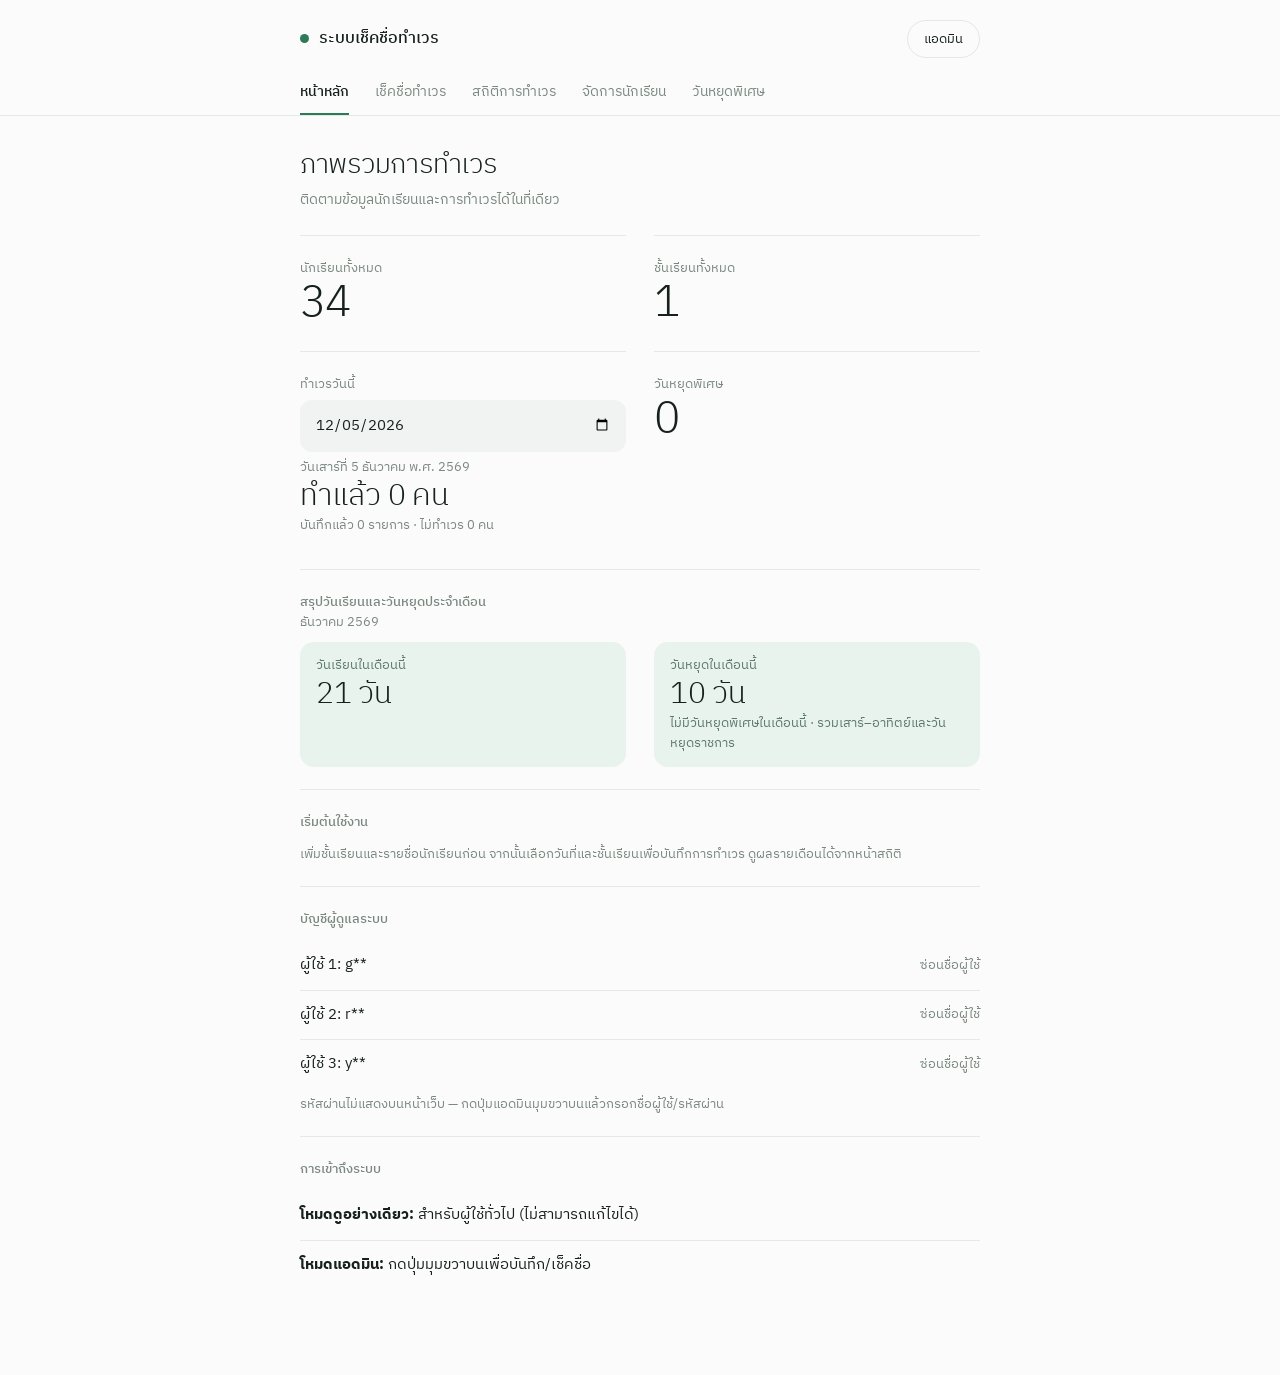
<file: preview.html>
<!DOCTYPE html>
<html lang="th"><head><meta charset="UTF-8"><meta name="viewport" content="width=device-width, initial-scale=1.0">
<title>ตัวอย่าง — ระบบเช็คชื่อทำเวร</title>
<link href="https://fonts.googleapis.com/css2?family=IBM+Plex+Sans+Thai:wght@300;400;500&display=swap" rel="stylesheet">
<style>:root{
  --bg:#fafbfa;--ink:#17211c;--text:#17211c;--mute:#7a8880;--line:#e3e9e5;
  --field:#f0f3f1;--accent:#2d7a58;--accent-dk:#256649;--soft:#e8f3ed;--danger:#b4432f;
  --gutter:max(20px,calc((100% - 680px) / 2));
}
*{box-sizing:border-box;-webkit-tap-highlight-color:transparent}
body{margin:0;font:400 15px/1.55 'IBM Plex Sans Thai',sans-serif;background:var(--bg);color:var(--ink);min-height:100vh}
.hidden{display:none!important}
:focus-visible{outline:2px solid var(--accent);outline-offset:2px}

/* header + nav */
header.top{display:flex;flex-wrap:wrap;justify-content:space-between;align-items:center;gap:8px 12px;padding:20px var(--gutter) 4px}
.brand{white-space:nowrap;margin:0;font-size:16px;font-weight:500;display:flex;align-items:center;gap:10px}
.brand::before{content:"";width:9px;height:9px;border-radius:50%;background:var(--accent)}
.right{margin-left:auto;display:flex;align-items:center;gap:10px;flex-shrink:0}
nav{display:flex;gap:26px;overflow-x:auto;padding:6px var(--gutter) 0;border-bottom:1px solid var(--line);scrollbar-width:none}
nav::-webkit-scrollbar{display:none}
nav button{flex-shrink:0;background:none;border:0;color:var(--mute);font:400 14px 'IBM Plex Sans Thai',sans-serif;padding:12px 0;cursor:pointer;transition:color .15s}
nav button:hover{color:var(--ink)}
nav button.on{color:var(--ink);font-weight:500;box-shadow:inset 0 -2px 0 var(--accent)}
nav svg,.ic,.btn svg{display:none}

/* page */
main{padding:32px var(--gutter) 64px}
h2{font-size:27px;font-weight:300;letter-spacing:-.01em;margin:0 0 6px;line-height:1.3}
.sub{color:var(--mute);font-size:14px;margin:0 0 24px}
.small{font-size:12.5px;color:var(--mute)}
.hint{color:var(--accent);font-size:13px;margin:4px 0 14px}

/* sections instead of boxed cards */
.card{border-top:1px solid var(--line);padding:22px 0;margin:0}
.card h3{margin:0 0 12px;font-size:13px;font-weight:500;color:var(--mute)}
.grid2{display:grid;grid-template-columns:1fr 1fr;gap:0 28px}
.grid2>.card{margin:0}
.stat .lbl{font-size:13px;color:var(--mute)}
.stat .num{font-size:44px;font-weight:300;line-height:1.15;letter-spacing:-.02em}
.big{font-size:30px;font-weight:300;line-height:1.3;letter-spacing:-.01em}
.inner{background:var(--soft);border-radius:14px;padding:14px 16px}
.inner .small{color:#5d7a6b}
.notice{background:#f0f2f1;color:var(--mute);border-radius:12px;padding:11px 14px;font-size:13px;margin-bottom:16px}

/* form controls */
label.f{display:block;font-size:12.5px;color:var(--mute);margin:0 0 6px}
input[type=text],input[type=number],input[type=date],select{width:100%;background:var(--field);border:1px solid transparent;border-radius:12px;color:var(--ink);padding:12px 14px;font:400 14.5px 'IBM Plex Sans Thai',sans-serif;transition:background .15s,border-color .15s}
input:focus,select:focus{outline:none;background:#fff;border-color:var(--accent)}
select{appearance:none;-webkit-appearance:none;padding-right:38px;background-image:url("data:image/svg+xml,%3Csvg xmlns='http://www.w3.org/2000/svg' viewBox='0 0 24 24' fill='none' stroke='%237a8880' stroke-width='2' stroke-linecap='round' stroke-linejoin='round'%3E%3Cpath d='M6 9l6 6 6-6'/%3E%3C/svg%3E");background-repeat:no-repeat;background-position:right 12px center;background-size:16px}
.form{display:grid;gap:14px}
.form2{display:grid;grid-template-columns:1fr 1fr;gap:14px}

/* buttons */
.btn{background:var(--accent);color:#fff;border:0;border-radius:999px;padding:11px 24px;font:500 14px 'IBM Plex Sans Thai',sans-serif;cursor:pointer;transition:background .15s}
.btn:hover{background:var(--accent-dk)}
.btn.ghost{background:transparent;color:var(--ink);border:1px solid var(--line);padding:7px 16px;font-weight:400;font-size:13px}
.btn.ghost:hover{background:var(--soft)}
.btn.del{background:none;color:var(--danger);padding:6px 8px;font-weight:400;font-size:13px}
.btn.del:hover{background:#fbeae6}
.btn.sm{padding:8px 18px;font-size:13px}
.chip{display:inline-block;font-size:12px;padding:4px 12px;border-radius:99px;background:var(--soft);color:var(--accent)}
.chip.err{background:#fbeae6;color:var(--danger)}
.err-t{color:var(--danger);font-size:13px;margin:0}

/* check list */
.row{display:flex;align-items:center;gap:14px;min-height:54px;padding:12px 2px;border-bottom:1px solid var(--line);font-size:15px;cursor:pointer}
.row input{appearance:none;-webkit-appearance:none;width:24px;height:24px;margin:0;flex-shrink:0;border-radius:50%;border:1.5px solid #c3cec8;background:#fff center/68% no-repeat;transition:background-color .15s,border-color .15s;cursor:pointer}
.row input:checked{background-color:var(--accent);border-color:var(--accent);background-image:url("data:image/svg+xml,%3Csvg xmlns='http://www.w3.org/2000/svg' viewBox='0 0 24 24' fill='none' stroke='white' stroke-width='3.5' stroke-linecap='round' stroke-linejoin='round'%3E%3Cpath d='M6 12.5l4 4 8-9'/%3E%3C/svg%3E")}
.row input:disabled{cursor:default}
.row:has(input:disabled){cursor:default}

/* tables + lists */
.tw{overflow-x:auto}
table{width:100%;border-collapse:collapse;font-size:14px}
th{text-align:left;padding:10px 8px;font-size:12.5px;font-weight:400;color:var(--mute);white-space:nowrap;border-bottom:1px solid var(--line)}
td{padding:13px 8px;border-bottom:1px solid var(--line)}
th:first-child,td:first-child{padding-left:0}
.bar{height:4px;border-radius:4px;background:#e4eae6;min-width:80px}
.bar i{display:block;height:100%;border-radius:4px;background:var(--accent)}
.li{display:flex;justify-content:space-between;align-items:center;gap:12px;padding:13px 0;border-bottom:1px solid var(--line);font-size:14.5px}

/* admin modal */
.modal{position:fixed;inset:0;background:rgba(23,33,28,.35);backdrop-filter:blur(3px);display:none;align-items:center;justify-content:center;padding:20px;z-index:50}
.modal.open{display:flex}
.box{background:#fff;border-radius:22px;max-width:400px;width:100%;padding:26px;max-height:90vh;overflow:auto;box-shadow:0 24px 64px rgba(0,0,0,.14)}
.box h3{margin:0 0 16px;font-size:18px;font-weight:500;color:var(--ink)}

@media(max-width:480px){.form2{grid-template-columns:1fr}.grid2{gap:0 20px}.stat .num{font-size:38px}h2{font-size:24px}}
@media(prefers-reduced-motion:reduce){*{transition:none!important}}
</style></head><body>
<header class="top">
  <h1 class="brand">ระบบเช็คชื่อทำเวร</h1>
  <div class="right">
    <span id="saveStatus" class="chip hidden"></span>
    <button class="btn ghost" onclick="toggleAdminModal()"><span id="adminBtnText">แอดมิน</span></button>
  </div>
</header>

<nav id="nav">
  <button data-page="home" onclick="go('home')"><i data-lucide="home"></i>หน้าหลัก</button>
  <button data-page="check" onclick="go('check')"><i data-lucide="circle-check"></i>เช็คชื่อทำเวร</button>
  <button data-page="stats" onclick="go('stats')"><i data-lucide="bar-chart-3"></i>สถิติการทำเวร</button>
  <button data-page="manage" onclick="go('manage')"><i data-lucide="users"></i>จัดการนักเรียน</button>
  <button data-page="holidays" onclick="go('holidays')"><i data-lucide="calendar-days"></i>วันหยุดพิเศษ</button>
</nav>

<main id="main"></main>

<div id="adminModal" class="modal" onclick="if(event.target===this)toggleAdminModal()">
  <div class="box">
    <h3>ระบบแอดมิน</h3>
    <div id="adminLoginForm" class="form">
      <div><label class="f">ชื่อผู้ใช้</label><input type="text" id="userInput" autocomplete="username" autocapitalize="none"></div>
      <div><label class="f">รหัสผ่าน</label><input type="text" id="passInput" autocomplete="current-password" style="-webkit-text-security:disc"></div>
      <p id="loginError" class="err-t hidden"></p>
      <button class="btn" onclick="loginAdmin()">เข้าสู่ระบบแอดมิน</button>
    </div>
    <div id="adminPanelContent" class="form hidden">
      <div class="notice" style="margin:0">เข้าสู่ระบบแล้ว — ทุกการแก้ไขบันทึกลง GitHub อัตโนมัติ</div>
      <button class="btn" onclick="saveNow()">บันทึกขึ้น GitHub ทันที</button>
      <button class="btn del" onclick="resetAttendance()">ล้างข้อมูลการเช็คชื่อทั้งหมด</button>
      <button class="btn ghost" onclick="logoutAdmin()" style="justify-content:center">ออกจากระบบ</button>
    </div>
  </div>
</div>


<script>window.INLINE_DATA={
 "classes": [
  {
   "id": "c1",
   "name": "3/11"
  }
 ],
 "students": [
  {
   "id": "s31965",
   "classId": "c1",
   "no": 1,
   "name": "เด็กชายเกียรติกร ประทุมศรี"
  },
  {
   "id": "s31966",
   "classId": "c1",
   "no": 2,
   "name": "เด็กชายคณพศ ศรเพ็ชร"
  },
  {
   "id": "s31967",
   "classId": "c1",
   "no": 3,
   "name": "เด็กชายจักรพันธ์ คำภีระเกษ"
  },
  {
   "id": "s31968",
   "classId": "c1",
   "no": 4,
   "name": "เด็กชายชยพล โต๊ะงาม"
  },
  {
   "id": "s31969",
   "classId": "c1",
   "no": 5,
   "name": "เด็กชายชัญญาวรรธน คำศรี"
  },
  {
   "id": "s31970",
   "classId": "c1",
   "no": 6,
   "name": "เด็กชายชินดนัย พันธ์ศรีเมือง"
  },
  {
   "id": "s31971",
   "classId": "c1",
   "no": 7,
   "name": "เด็กชายณัฐชานนท์ ศิริบูรณ์"
  },
  {
   "id": "s31972",
   "classId": "c1",
   "no": 8,
   "name": "เด็กชายธนภัทร สาลีวงษ์"
  },
  {
   "id": "s31973",
   "classId": "c1",
   "no": 9,
   "name": "เด็กชายธนานนท์ จักรคำ"
  },
  {
   "id": "s31974",
   "classId": "c1",
   "no": 10,
   "name": "เด็กชายปุณณนัส มุขขันธ์"
  },
  {
   "id": "s31975",
   "classId": "c1",
   "no": 11,
   "name": "เด็กชายภูศิริ บุญรอด"
  },
  {
   "id": "s31976",
   "classId": "c1",
   "no": 12,
   "name": "เด็กหญิงกัญญาลภัส ศรีมุกดา"
  },
  {
   "id": "s31977",
   "classId": "c1",
   "no": 13,
   "name": "เด็กหญิงกัญญาภัทร วงศ์สุทธา"
  },
  {
   "id": "s31978",
   "classId": "c1",
   "no": 14,
   "name": "เด็กหญิงกันต์ฤทัย แปงแสง"
  },
  {
   "id": "s31979",
   "classId": "c1",
   "no": 15,
   "name": "เด็กหญิงกันย์ทริกา บุญรอด"
  },
  {
   "id": "s31980",
   "classId": "c1",
   "no": 16,
   "name": "เด็กหญิงกุลภัสสร์ สุพรรณ์"
  },
  {
   "id": "s31981",
   "classId": "c1",
   "no": 17,
   "name": "เด็กหญิงชาลิสา ทองแสง"
  },
  {
   "id": "s31983",
   "classId": "c1",
   "no": 18,
   "name": "เด็กหญิงณัฏฐพิมล ธันยวัฒนาเดช"
  },
  {
   "id": "s31984",
   "classId": "c1",
   "no": 19,
   "name": "เด็กหญิงทิพย์ธารา บูระพา"
  },
  {
   "id": "s31985",
   "classId": "c1",
   "no": 20,
   "name": "เด็กหญิงนันท์นภัส พงศ์วิเศษ"
  },
  {
   "id": "s31986",
   "classId": "c1",
   "no": 21,
   "name": "เด็กหญิงปัญญ์นภัส ผาสุข"
  },
  {
   "id": "s31987",
   "classId": "c1",
   "no": 22,
   "name": "เด็กหญิงพรชนก เทพวงศ์"
  },
  {
   "id": "s31989",
   "classId": "c1",
   "no": 23,
   "name": "เด็กหญิงธนวัฒน์ เครือบุตร"
  },
  {
   "id": "s31991",
   "classId": "c1",
   "no": 24,
   "name": "เด็กหญิงรวินทร์วรกานต์ บัวแก้ว"
  },
  {
   "id": "s31992",
   "classId": "c1",
   "no": 25,
   "name": "เด็กหญิงวัชราณี ธรรมสุข"
  },
  {
   "id": "s31993",
   "classId": "c1",
   "no": 26,
   "name": "เด็กหญิงกานต์สินี อินสวน"
  },
  {
   "id": "s31994",
   "classId": "c1",
   "no": 27,
   "name": "เด็กหญิงวิรากานต์ เกษี"
  },
  {
   "id": "s31995",
   "classId": "c1",
   "no": 28,
   "name": "เด็กหญิงวิลาสินี ธรรมสุข"
  },
  {
   "id": "s31996",
   "classId": "c1",
   "no": 29,
   "name": "เด็กหญิงศิรประภา สมวาจา"
  },
  {
   "id": "s31997",
   "classId": "c1",
   "no": 30,
   "name": "เด็กหญิงศิรประภา ทองแสน"
  },
  {
   "id": "s31998",
   "classId": "c1",
   "no": 31,
   "name": "เด็กหญิงสวิชญา ทองอ่อน"
  },
  {
   "id": "s31999",
   "classId": "c1",
   "no": 32,
   "name": "เด็กหญิงสุกัญญา พิรุฬ"
  },
  {
   "id": "s32000",
   "classId": "c1",
   "no": 33,
   "name": "เด็กหญิงสุภาวดี งามเลิศ"
  },
  {
   "id": "s33580",
   "classId": "c1",
   "no": 34,
   "name": "เด็กหญิงกัญญาณัฐ ชิณวงค์"
  }
 ],
 "holidays": {},
 "attendance": {}
};</script>
<script>// ปกติไม่ต้องแก้: ระบบเดา owner/repo จากที่อยู่เว็บ GitHub Pages ให้อัตโนมัติ
// ถ้าใช้โดเมนอื่น หรือเปิดในเครื่อง ให้ใส่ค่าที่นี่
window.APP_CONFIG = {
  owner: "",        // ชื่อบัญชี GitHub เช่น "gun123"
  repo: "",         // ชื่อ repository เช่น "attendance-system"
  branch: "main",
  path: "data/data.json"
};

// เข้ารหัส/ถอดรหัสบัญชีแอดมิน (AES-GCM + PBKDF2) ใช้ร่วมกันระหว่าง setup.html และหน้าเว็บหลัก
const _enc = new TextEncoder(), _dec = new TextDecoder();
const _b64 = u => btoa(String.fromCharCode(...new Uint8Array(u)));
const _unb64 = s => Uint8Array.from(atob(s), c => c.charCodeAt(0));
async function _key(pw, salt) {
  const m = await crypto.subtle.importKey("raw", _enc.encode(pw), "PBKDF2", false, ["deriveKey"]);
  return crypto.subtle.deriveKey({ name: "PBKDF2", salt, iterations: 200000, hash: "SHA-256" }, m, { name: "AES-GCM", length: 256 }, false, ["encrypt", "decrypt"]);
}
async function userKey(u) {
  const h = await crypto.subtle.digest("SHA-256", _enc.encode(u.trim().toLowerCase()));
  return [...new Uint8Array(h)].map(x => x.toString(16).padStart(2, "0")).join("");
}
async function encryptCreds(pw, obj) {
  const s = crypto.getRandomValues(new Uint8Array(16)), i = crypto.getRandomValues(new Uint8Array(12));
  const c = await crypto.subtle.encrypt({ name: "AES-GCM", iv: i }, await _key(pw, s), _enc.encode(JSON.stringify(obj)));
  return { s: _b64(s), i: _b64(i), c: _b64(c) };
}
async function decryptCreds(e, pw) {
  const p = await crypto.subtle.decrypt({ name: "AES-GCM", iv: _unb64(e.i) }, await _key(pw, _unb64(e.s)), _unb64(e.c));
  return JSON.parse(_dec.decode(p));
}

const MONTHS = ["มกราคม","กุมภาพันธ์","มีนาคม","เมษายน","พฤษภาคม","มิถุนายน","กรกฎาคม","สิงหาคม","กันยายน","ตุลาคม","พฤศจิกายน","ธันวาคม"];
const DAYS = ["อาทิตย์","จันทร์","อังคาร","พุธ","พฤหัสบดี","ศุกร์","เสาร์"];
// วันหยุดราชการที่ตรงวันเดิมทุกปี (วันหยุดที่เปลี่ยนตามปี เช่น วันพระ ให้เพิ่มในหน้า "วันหยุดพิเศษ")
const FIXED = {"01-01":"วันขึ้นปีใหม่","04-06":"วันจักรี","04-13":"วันสงกรานต์","04-14":"วันสงกรานต์","04-15":"วันสงกรานต์","05-01":"วันแรงงานแห่งชาติ","05-04":"วันฉัตรมงคล","06-03":"วันเฉลิมพระชนมพรรษา สมเด็จพระราชินี","07-28":"วันเฉลิมพระชนมพรรษา ร.10","08-12":"วันแม่แห่งชาติ","10-13":"วันนวมินทรมหาราช","10-23":"วันปิยมหาราช","12-05":"วันพ่อแห่งชาติ","12-10":"วันรัฐธรรมนูญ","12-31":"วันสิ้นปี"};
const CFG = Object.assign({ owner:"", repo:"", branch:"main", path:"data/data.json" }, window.APP_CONFIG || {});

let db = { classes: [], students: [], holidays: {}, attendance: {} };
let token = localStorage.getItem("gh_token") || "";
let isAdmin = false, saveTimer = null, saving = false;
const S = { page: "home", date: "", classId: "", month: "", filter: "" };

(function detectRepo() {
  if (CFG.owner && CFG.repo) return;
  const saved = localStorage.getItem("gh_repo");
  if (saved && saved.includes("/")) { [CFG.owner, CFG.repo] = saved.split("/"); return; }
  const h = location.hostname;
  if (h.endsWith(".github.io")) {
    CFG.owner = h.split(".")[0];
    const seg = location.pathname.split("/")[1];
    CFG.repo = seg && !seg.includes(".") ? seg : h;
  }
})();

// ---------- helpers ----------
const $ = id => document.getElementById(id);
const esc = s => String(s ?? "").replace(/[&<>"']/g, c => ({ "&":"&amp;", "<":"&lt;", ">":"&gt;", '"':"&quot;", "'":"&#39;" }[c]));
const pad = n => String(n).padStart(2, "0");
const todayStr = () => { const d = new Date(); return `${d.getFullYear()}-${pad(d.getMonth()+1)}-${pad(d.getDate())}`; };
const toDate = s => new Date(s + "T00:00:00");
const dmy = s => { const [y, m, d] = s.split("-"); return `${d}/${m}/${+y + 543}`; };
const thaiLong = s => { const d = toDate(s); return `วัน${DAYS[d.getDay()]}ที่ ${d.getDate()} ${MONTHS[d.getMonth()]} พ.ศ. ${d.getFullYear() + 543}`; };
const b64 = s => btoa(unescape(encodeURIComponent(s)));
const uid = p => p + Date.now().toString(36) + Math.random().toString(36).slice(2, 5);
const apiUrl = () => `https://api.github.com/repos/${CFG.owner}/${CFG.repo}/contents/${CFG.path}`;
const headers = raw => ({ Accept: raw ? "application/vnd.github.raw+json" : "application/vnd.github+json", ...(token ? { Authorization: "Bearer " + token } : {}) });
const isWeekend = s => [0, 6].includes(toDate(s).getDay());
const holidayName = s => db.holidays[s] || FIXED[s.slice(5)] || "";
const isOff = s => isWeekend(s) || !!holidayName(s);
const classStudents = cid => db.students.filter(s => s.classId === cid).sort((a, b) => a.no - b.no);
const className = cid => (db.classes.find(c => c.id === cid) || {}).name || "";
function monthDays(ym) {
  const [y, m] = ym.split("-").map(Number), out = [];
  for (let d = 1, n = new Date(y, m, 0).getDate(); d <= n; d++) out.push(`${y}-${pad(m)}-${pad(d)}`);
  return out;
}

// ---------- load / save ----------
function migrate(d) {
  if (d.classes) return d;
  const attendance = {};
  Object.entries(d.attendance || {}).forEach(([date, r]) => { attendance[date] = {}; (r.done || []).forEach(id => attendance[date]["s" + id] = true); });
  return { classes: [{ id: "c1", name: "3/11" }], students: (d.students || []).map((s, i) => ({ id: "s" + s.id, classId: "c1", no: i + 1, name: s.name })), holidays: d.holidays || {}, attendance };
}
async function loadData() {
  if (CFG.owner && CFG.repo) {
    try {
      const r = await fetch(`${apiUrl()}?ref=${CFG.branch}&t=${Date.now()}`, { headers: headers(true), cache: "no-store" });
      if (r.ok) { db = migrate(await r.json()); return; }
    } catch (e) {}
  }
  if (window.INLINE_DATA) { db = migrate(JSON.parse(JSON.stringify(window.INLINE_DATA))); return; }
  try {
    const r = await fetch("data/data.json?t=" + Date.now(), { cache: "no-store" });
    if (!r.ok) throw 0;
    db = migrate(await r.json());
  } catch (e) {
    $("main").innerHTML = `<div class="notice">โหลดข้อมูลไม่ได้ — ต้องเปิดผ่านเว็บ (GitHub Pages) หรือรัน <b>python3 -m http.server</b> ในโฟลเดอร์นี้ ไม่ใช่เปิดไฟล์ตรงๆ</div>`;
    throw e;
  }
}
function setStatus(msg, err) {
  const el = $("saveStatus");
  el.textContent = msg;
  el.className = "chip" + (err ? " err" : "");
}
function queueSave() {
  if (!isAdmin) return;
  setStatus("รอบันทึก...");
  clearTimeout(saveTimer);
  saveTimer = setTimeout(saveNow, 1500);
}
async function saveNow() {
  if (!isAdmin) return;
  clearTimeout(saveTimer);
  if (saving) { saveTimer = setTimeout(saveNow, 1000); return; }
  saving = true;
  setStatus("กำลังบันทึกขึ้น GitHub...");
  try {
    const g = await fetch(`${apiUrl()}?ref=${CFG.branch}&t=${Date.now()}`, { headers: headers(false), cache: "no-store" });
    const sha = g.ok ? (await g.json()).sha : undefined;
    const p = await fetch(apiUrl(), {
      method: "PUT",
      headers: { ...headers(false), "Content-Type": "application/json" },
      body: JSON.stringify({ message: "update duty data " + new Date().toISOString(), content: b64(JSON.stringify(db, null, 1)), branch: CFG.branch, sha })
    });
    if (!p.ok) throw new Error((await p.json()).message || p.status);
    setStatus("บันทึกขึ้น GitHub แล้ว ✓");
  } catch (e) { setStatus("บันทึกไม่สำเร็จ: " + e.message, true); }
  finally { saving = false; }
}

// ---------- admin ----------
async function verifyToken(t, repoStr) {
  const [o, r] = repoStr.split("/");
  const res = await fetch(`https://api.github.com/repos/${o}/${r}`, { headers: { Accept: "application/vnd.github+json", Authorization: "Bearer " + t } });
  if (!res.ok) return false;
  const j = await res.json();
  return !!(j.permissions && j.permissions.push);
}
async function loginAdmin() {
  const u = $("userInput").value.trim(), pw = $("passInput").value, err = $("loginError");
  err.classList.add("hidden");
  const fail = m => { err.textContent = m; err.classList.remove("hidden"); };
  if (!u || !pw) return fail("กรอกชื่อผู้ใช้และรหัสผ่านให้ครบ");
  let auth;
  try { const r = await fetch("data/auth.json?t=" + Date.now(), { cache: "no-store" }); if (!r.ok) throw 0; auth = await r.json(); }
  catch (e) { return fail("ยังไม่ได้ตั้งค่าบัญชี (ไม่พบ data/auth.json) — เปิดหน้า setup.html ตาม README"); }
  const entry = auth.users[await userKey(u)];
  let creds;
  try { creds = await decryptCreds(entry, pw); } catch (e) { return fail("ชื่อผู้ใช้หรือรหัสผ่านไม่ถูกต้อง"); }
  let ok = false;
  try { ok = await verifyToken(creds.t, creds.r); } catch (e) {}
  if (!ok) return fail("Token ในระบบหมดอายุหรือไม่มีสิทธิ์ — สร้าง auth.json ใหม่ด้วย setup.html");
  token = creds.t; [CFG.owner, CFG.repo] = creds.r.split("/");
  localStorage.setItem("gh_token", token); localStorage.setItem("gh_repo", creds.r);
  $("passInput").value = "";
  setAdmin(true);
}
function logoutAdmin() { token = ""; localStorage.removeItem("gh_token"); setAdmin(false); }
function setAdmin(on) {
  isAdmin = on;
  $("adminLoginForm").classList.toggle("hidden", on);
  $("adminPanelContent").classList.toggle("hidden", !on);
  $("adminBtnText").textContent = on ? "แอดมิน ✓" : "แอดมิน";
  if (!on) $("saveStatus").classList.add("hidden");
  render();
}
function toggleAdminModal() { $("adminModal").classList.toggle("open"); }
function need() { if (!isAdmin) { alert("เข้าสู่ระบบแอดมินก่อนแก้ไขข้อมูล"); return false; } return true; }
function commit() { queueSave(); render(); }
function resetAttendance() {
  if (!confirm("ล้างข้อมูลการเช็คชื่อทั้งหมดใช่หรือไม่? (รายชื่อและวันหยุดจะไม่ถูกลบ)")) return;
  db.attendance = {}; commit();
}

// ---------- navigation ----------
function go(p) { S.page = p; render(); window.scrollTo(0, 0); }
function setS(k, v) { S[k] = v; render(); }
const lock = () => isAdmin ? "" : `<div class="notice">โหมดดูอย่างเดียว — เข้าสู่ระบบแอดมินเพื่อแก้ไขข้อมูล</div>`;
const classSelect = (val, fn, all) => `<select onchange="${fn}(this.value)">${all ? `<option value="">ทุกชั้นเรียน</option>` : ""}${db.classes.map(c => `<option value="${esc(c.id)}" ${c.id === val ? "selected" : ""}>${esc(c.name)}</option>`).join("")}</select>`;

function render() {
  if (!S.classId || !db.classes.some(c => c.id === S.classId)) S.classId = (db.classes[0] || {}).id || "";
  document.querySelectorAll("#nav button").forEach(b => b.classList.toggle("on", b.dataset.page === S.page));
  $("main").innerHTML = { home, check, stats, manage, holidays }[S.page]();
}

// ---------- pages ----------
function home() {
  const vals = Object.values(db.attendance[S.date] || {});
  const done = vals.filter(v => v === true).length, not = vals.filter(v => v === false).length;
  const days = monthDays(S.date.slice(0, 7)), off = days.filter(isOff).length;
  const [y, m] = S.date.split("-").map(Number);
  const spCount = Object.keys(db.holidays).filter(k => k.startsWith(S.date.slice(0, 7))).length;
  return `<h2>ภาพรวมการทำเวร</h2><p class="sub">ติดตามข้อมูลนักเรียนและการทำเวรได้ในที่เดียว</p>
  <div class="grid2" style="margin-bottom:12px">
    <div class="card stat"><div class="ic"><i data-lucide="users"></i></div><div class="lbl">นักเรียนทั้งหมด</div><div class="num">${db.students.length}</div></div>
    <div class="card stat"><div class="ic"><i data-lucide="school"></i></div><div class="lbl">ชั้นเรียนทั้งหมด</div><div class="num">${db.classes.length}</div></div>
    <div class="card stat"><div class="ic"><i data-lucide="check-check"></i></div><div class="lbl" style="margin-bottom:6px">ทำเวรวันนี้</div>
      <input type="date" value="${S.date}" onchange="setS('date',this.value||todayStr())">
      <div class="small" style="margin-top:6px">${thaiLong(S.date)}</div><div class="big">ทำแล้ว ${done} คน</div><div class="small">บันทึกแล้ว ${done + not} รายการ · ไม่ทำเวร ${not} คน</div></div>
    <div class="card stat"><div class="ic"><i data-lucide="calendar-days"></i></div><div class="lbl">วันหยุดพิเศษ</div><div class="num">${Object.keys(db.holidays).length}</div></div>
  </div>
  <div class="card"><h3 style="margin:0">สรุปวันเรียนและวันหยุดประจำเดือน</h3><div class="small" style="margin-bottom:10px">${MONTHS[m - 1]} ${y + 543}</div>
    <div class="grid2"><div class="inner"><div class="small">วันเรียนในเดือนนี้</div><div class="big">${days.length - off} วัน</div></div>
    <div class="inner"><div class="small">วันหยุดในเดือนนี้</div><div class="big">${off} วัน</div><div class="small">${spCount ? `มีวันหยุดพิเศษ ${spCount} วัน` : "ไม่มีวันหยุดพิเศษในเดือนนี้"} · รวมเสาร์–อาทิตย์และวันหยุดราชการ</div></div></div></div>
  <div class="card"><h3>เริ่มต้นใช้งาน</h3><div class="small" style="font-size:13px">เพิ่มชั้นเรียนและรายชื่อนักเรียนก่อน จากนั้นเลือกวันที่และชั้นเรียนเพื่อบันทึกการทำเวร ดูผลรายเดือนได้จากหน้าสถิติ</div></div>
  <div class="card"><h3>บัญชีผู้ดูแลระบบ</h3>
    <div class="li"><span>ผู้ใช้ 1: g**</span><span class="small">ซ่อนชื่อผู้ใช้</span></div>
    <div class="li"><span>ผู้ใช้ 2: r**</span><span class="small">ซ่อนชื่อผู้ใช้</span></div>
    <div class="li" style="border:0"><span>ผู้ใช้ 3: y**</span><span class="small">ซ่อนชื่อผู้ใช้</span></div>
    <div class="small" style="margin-top:6px">รหัสผ่านไม่แสดงบนหน้าเว็บ — กดปุ่มแอดมินมุมขวาบนแล้วกรอกชื่อผู้ใช้/รหัสผ่าน</div></div>
  <div class="card"><h3>การเข้าถึงระบบ</h3>
    <div class="li"><span><b>โหมดดูอย่างเดียว:</b> สำหรับผู้ใช้ทั่วไป (ไม่สามารถแก้ไขได้)</span></div>
    <div class="li" style="border:0"><span><b>โหมดแอดมิน:</b> กดปุ่มมุมขวาบนเพื่อบันทึก/เช็คชื่อ</span></div></div>`;
}

function check() {
  const sts = classStudents(S.classId), rec = db.attendance[S.date] || {};
  const hol = isOff(S.date) ? `<div class="notice">วันนี้เป็นวันหยุด (${isWeekend(S.date) ? "เสาร์-อาทิตย์" : esc(holidayName(S.date))}) — สถิติจะไม่นับวันนี้</div>` : "";
  return `<h2>เช็คชื่อทำเวร</h2>${lock()}<div class="card">
    <div class="grid2" style="gap:12px"><div><label class="f">วันที่</label><input type="date" value="${S.date}" onchange="setS('date',this.value||todayStr())"></div>
    <div><label class="f">ชั้นเรียน</label>${classSelect(S.classId, "setS.bind(null,'classId')")}</div></div>
    <p class="hint">ติ๊กหรือเลิกติ๊กเพื่อบันทึกสถานะทันที</p>${hol}
    ${isAdmin ? `<div style="display:flex;gap:8px;margin-bottom:12px"><button class="btn sm" onclick="markAll(true)">ติ๊กทั้งหมด</button><button class="btn ghost sm" onclick="markAll(false)">ยกเลิกทั้งหมด</button></div>` : ""}
    ${sts.length ? sts.map(s => `<label class="row"><input type="checkbox" ${rec[s.id] === true ? "checked" : ""} ${isAdmin ? "" : "disabled"} onchange="toggle('${esc(s.id)}',this.checked)"><span>เลขที่ ${s.no} · ${esc(s.name)}</span></label>`).join("") : `<div class="small">ยังไม่มีนักเรียนในชั้นนี้ — เพิ่มได้ที่หน้า "จัดการนักเรียน"</div>`}</div>`;
}
function toggle(id, v) { if (!need()) return render(); (db.attendance[S.date] ||= {})[id] = v; queueSave(); }
function markAll(v) { if (!need()) return; const r = (db.attendance[S.date] ||= {}); classStudents(S.classId).forEach(s => r[s.id] = v); commit(); }

function stats() {
  if (!S.month) S.month = todayStr().slice(0, 7);
  const sts = classStudents(S.classId), per = {}, rows = [];
  sts.forEach(s => per[s.id] = [0, 0]);
  let td = 0, tn = 0;
  monthDays(S.month).filter(d => !isOff(d)).forEach(d => {
    const r = db.attendance[d]; if (!r) return;
    let a = 0, b = 0;
    sts.forEach(s => { if (r[s.id] === true) { a++; per[s.id][0]++; } else if (r[s.id] === false) { b++; per[s.id][1]++; } });
    if (a + b) { rows.push([d, a, b]); td += a; tn += b; }
  });
  const now = new Date(), opts = [];
  for (let k = -12; k < 12; k++) { const d = new Date(now.getFullYear(), now.getMonth() + k, 1), v = `${d.getFullYear()}-${pad(d.getMonth() + 1)}`; opts.push(`<option value="${v}" ${v === S.month ? "selected" : ""}>${MONTHS[d.getMonth()]} ${d.getFullYear()}</option>`); }
  const pct = (a, b) => (a + b ? (a / (a + b) * 100).toFixed(1) : "0.0");
  return `<h2>สถิติและรายงานผล</h2><div class="card"><div class="grid2"><div><label class="f">เดือน</label><select onchange="setS('month',this.value)">${opts.join("")}</select></div><div><label class="f">ชั้นเรียน</label>${classSelect(S.classId, "setS.bind(null,'classId')")}</div></div>
    <p class="small" style="margin:12px 0">นับเฉพาะวันที่มีการบันทึกข้อมูล โดยไม่รวมเสาร์–อาทิตย์ วันหยุดพิเศษ และวันหยุดราชการไทยที่กำหนดไว้ในระบบ (วันหยุดที่เปลี่ยนตามปีอื่น ๆ เพิ่มได้ในหน้าวันหยุดพิเศษ)</p>
    <span class="chip">วันที่บันทึก ${rows.length} วัน · ทำเวร ${td} ครั้ง · ไม่ทำเวร ${tn} ครั้ง</span>
    <h3 style="margin:18px 0 8px">สรุปรายวัน</h3><div class="tw"><table><tr><th>วันที่</th><th>คนทำเวร</th><th>คนไม่ทำเวร</th><th>สัดส่วนทำเวร</th><th>สัดส่วนไม่ทำเวร</th></tr>
    ${rows.map(([d, a, b]) => `<tr><td>${dmy(d)}</td><td>${a} คน</td><td>${b} คน</td><td>${pct(a, b)}%</td><td>${pct(b, a)}%</td></tr>`).join("") || `<tr><td colspan="5" class="small">ยังไม่มีข้อมูลในเดือนนี้</td></tr>`}</table></div>
    <h3 style="margin:18px 0 8px">สรุปรายเดือนตามเลขที่</h3><div class="tw"><table><tr><th>เลขที่</th><th>ชื่อ-สกุล</th><th>ทำเวร</th><th>ไม่ทำเวร</th><th>สัดส่วนการทำเวร</th></tr>
    ${sts.map(s => { const [a, b] = per[s.id]; return `<tr><td>${s.no}</td><td>${esc(s.name)}</td><td>${a}</td><td>${b}</td><td><div class="bar"><i style="width:${pct(a, b)}%"></i></div></td></tr>`; }).join("")}</table></div></div>`;
}

function manage() {
  const list = db.students.filter(s => !S.filter || s.classId === S.filter).sort((a, b) => className(a.classId).localeCompare(className(b.classId), "th", { numeric: true }) || a.no - b.no);
  const del = (fn, id) => isAdmin ? `<button class="btn del" onclick="${fn}('${esc(id)}')">ลบ</button>` : "";
  return `<h2>เพิ่มและลบรายชื่อนักเรียน</h2>${lock()}
  <div class="card"><h3>จัดการชั้นเรียน</h3>${isAdmin ? `<label class="f">ชื่อชั้นเรียน</label><div class="form"><input type="text" id="newClass" placeholder="เช่น ม.4/8"><div><button class="btn" onclick="addClass()">เพิ่มชั้นเรียน</button></div></div>` : ""}
    <div style="margin-top:8px">${db.classes.map(c => `<div class="li"><span>${esc(c.name)}</span>${del("delClass", c.id)}</div>`).join("") || `<div class="small">ยังไม่มีชั้นเรียน</div>`}</div></div>
  ${isAdmin ? `<div class="card"><h3>เพิ่มนักเรียน</h3><div class="form"><div class="form2"><div><label class="f">เลขที่</label><input type="number" id="stNo" min="1"></div><div><label class="f">ชั้นเรียน</label>${classSelect(S.classId, "setS.bind(null,'classId')")}</div></div>
    <div><label class="f">ชื่อ-สกุล</label><input type="text" id="stName"></div><div><button class="btn" onclick="addStudent()">เพิ่มนักเรียน</button></div></div></div>` : ""}
  <div class="card"><div style="display:flex;justify-content:space-between;align-items:center;gap:10px;margin-bottom:10px"><h3 style="margin:0">รายชื่อนักเรียนปัจจุบัน</h3><div style="width:150px">${classSelect(S.filter, "setS.bind(null,'filter')", true)}</div></div>
    <div class="tw"><table><tr><th>ชั้นเรียน</th><th>เลขที่</th><th>ชื่อ-สกุล</th>${isAdmin ? "<th>จัดการ</th>" : ""}</tr>
    ${list.map(s => `<tr><td>${esc(className(s.classId))}</td><td>${s.no}</td><td>${esc(s.name)}</td>${isAdmin ? `<td>${del("delStudent", s.id)}</td>` : ""}</tr>`).join("")}</table></div></div>`;
}
function addClass() {
  if (!need()) return;
  const n = $("newClass").value.trim();
  if (!n) return;
  if (db.classes.some(c => c.name === n)) return alert("มีชั้นเรียนนี้อยู่แล้ว");
  const c = { id: uid("c"), name: n }; db.classes.push(c); S.classId = c.id; commit();
}
function delClass(id) {
  if (!need() || !confirm(`ลบชั้นเรียน ${className(id)} และนักเรียนทั้งหมดในชั้นนี้?`)) return;
  const gone = new Set(classStudents(id).map(s => s.id));
  db.students = db.students.filter(s => s.classId !== id); db.classes = db.classes.filter(c => c.id !== id);
  Object.values(db.attendance).forEach(r => gone.forEach(g => delete r[g]));
  S.filter = ""; commit();
}
function addStudent() {
  if (!need()) return;
  const name = $("stName").value.trim();
  if (!S.classId || !name) return alert("เลือกชั้นเรียนและกรอกชื่อ-สกุลให้ครบ");
  const sts = classStudents(S.classId), no = +$("stNo").value || (sts.length ? Math.max(...sts.map(s => s.no)) + 1 : 1);
  if (sts.some(s => s.no === no)) return alert(`เลขที่ ${no} มีในชั้นนี้แล้ว`);
  db.students.push({ id: uid("s"), classId: S.classId, no, name }); commit();
}
function delStudent(id) {
  const s = db.students.find(x => x.id === id);
  if (!need() || !s || !confirm(`ลบ ${s.name} ?`)) return;
  db.students = db.students.filter(x => x.id !== id);
  Object.values(db.attendance).forEach(r => delete r[id]); commit();
}

function holidays() {
  const keys = Object.keys(db.holidays).sort();
  return `<h2>วันหยุดพิเศษ</h2><p class="sub">เสาร์–อาทิตย์และวันหยุดราชการที่ตรงวันเดิมทุกปีมีในระบบแล้ว เพิ่มเฉพาะวันที่เปลี่ยนตามปี เช่น วันพระ หรือวันหยุดชดเชย</p>${lock()}
  ${isAdmin ? `<div class="card"><h3>เพิ่มวันหยุด</h3><div class="form"><div><label class="f">วันที่</label><input type="date" id="hDate"></div><div><label class="f">ชื่อวันหยุด</label><input type="text" id="hName"></div><div><button class="btn" onclick="addHoliday()">เพิ่มวันหยุด</button></div></div></div>` : ""}
  <div class="card"><h3>รายการวันหยุดพิเศษ</h3>${keys.map(k => `<div class="li"><span>${dmy(k)} · ${esc(db.holidays[k])}</span>${isAdmin ? `<button class="btn del" onclick="delHoliday('${esc(k)}')">ลบ</button>` : ""}</div>`).join("") || `<div class="small">ยังไม่มีวันหยุดพิเศษ</div>`}</div>`;
}
function addHoliday() {
  if (!need()) return;
  const d = $("hDate").value, n = $("hName").value.trim();
  if (!d || !n) return alert("กรอกวันที่และชื่อวันหยุดให้ครบ");
  db.holidays[d] = n; commit();
}
function delHoliday(k) { if (!need()) return; delete db.holidays[k]; commit(); }

// ---------- init ----------
document.addEventListener("DOMContentLoaded", async () => {
  S.date = todayStr(); S.month = S.date.slice(0, 7);
  await loadData();
  if (token && CFG.owner && CFG.repo) {
    try { if (await verifyToken(token, `${CFG.owner}/${CFG.repo}`)) { setAdmin(true); return; } } catch (e) {}
    token = ""; localStorage.removeItem("gh_token");
  }
  render();
});

</script>
<script>loginAdmin = async function () { toggleAdminModal(); setAdmin(true); setStatus("โหมดทดลอง"); };
queueSave = function () { setStatus("โหมดทดลอง"); };
saveNow = async function () {};</script>
</body></html>
</file>
